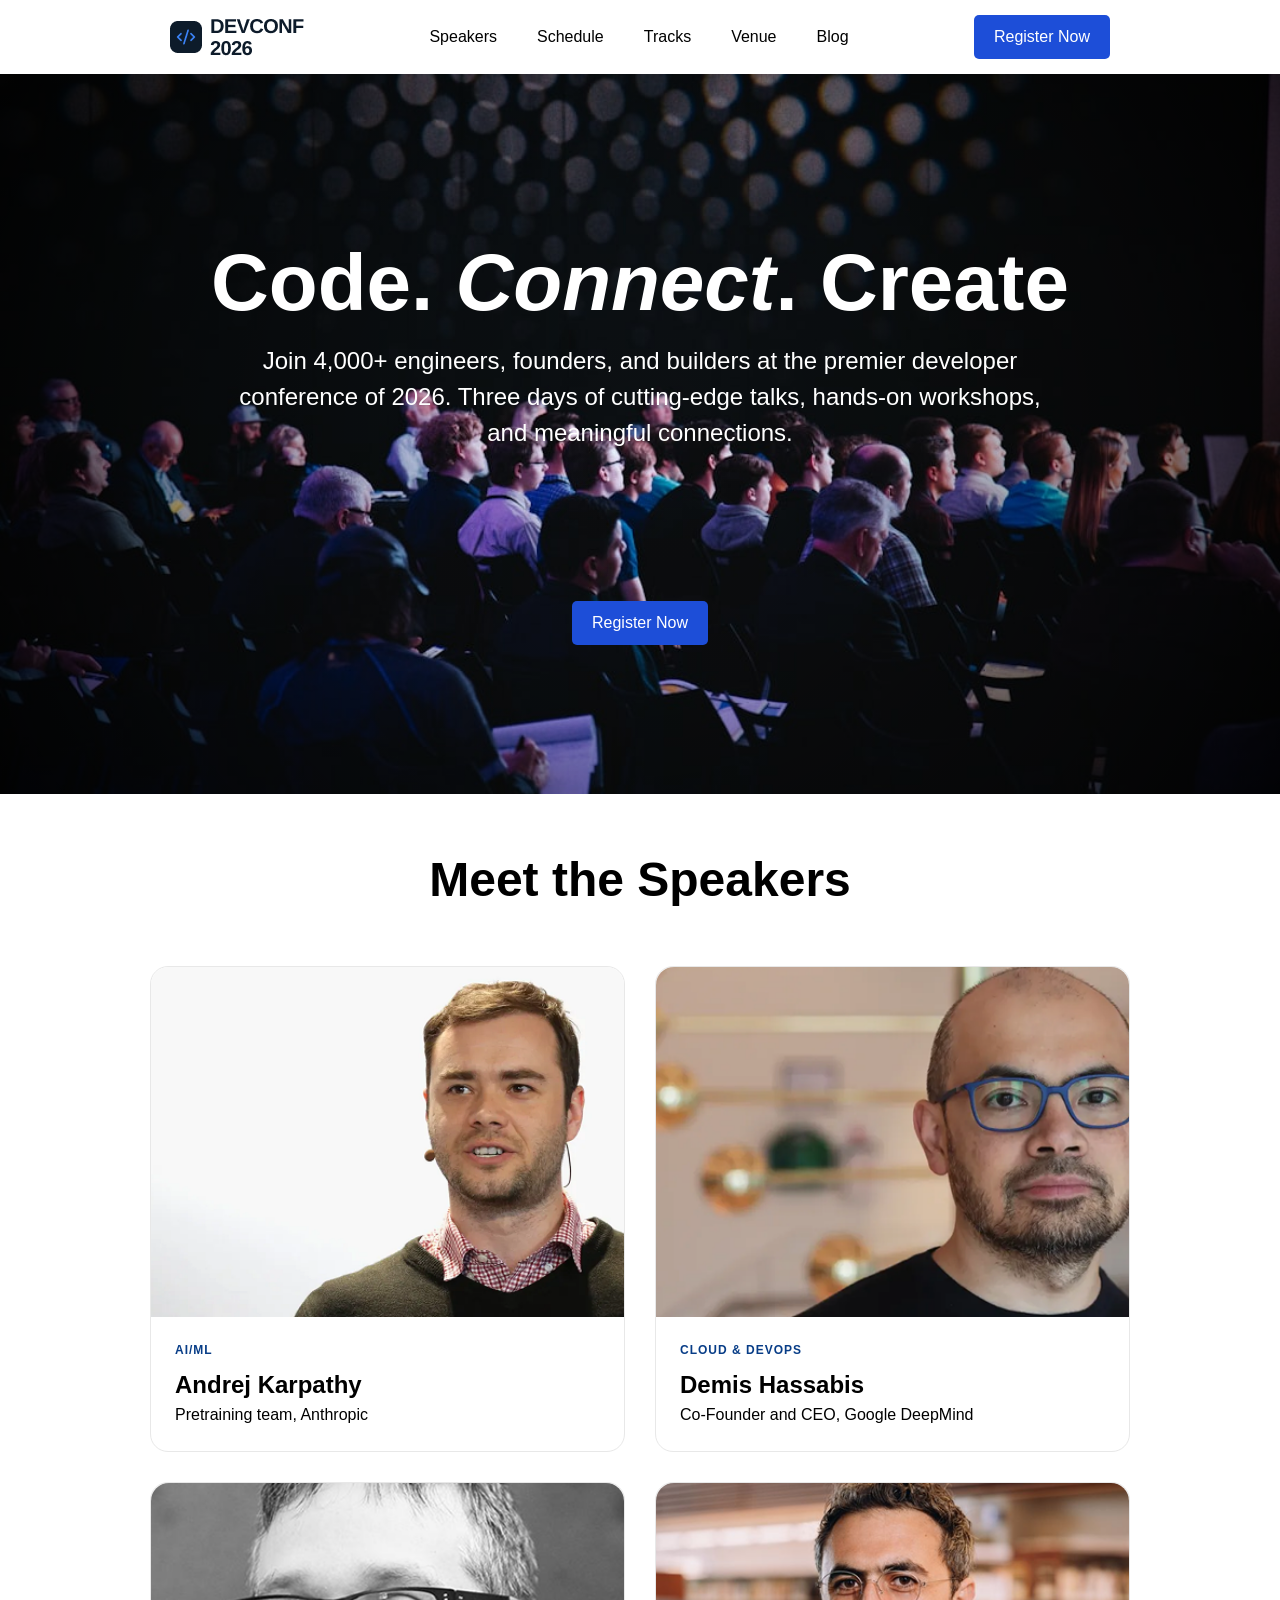
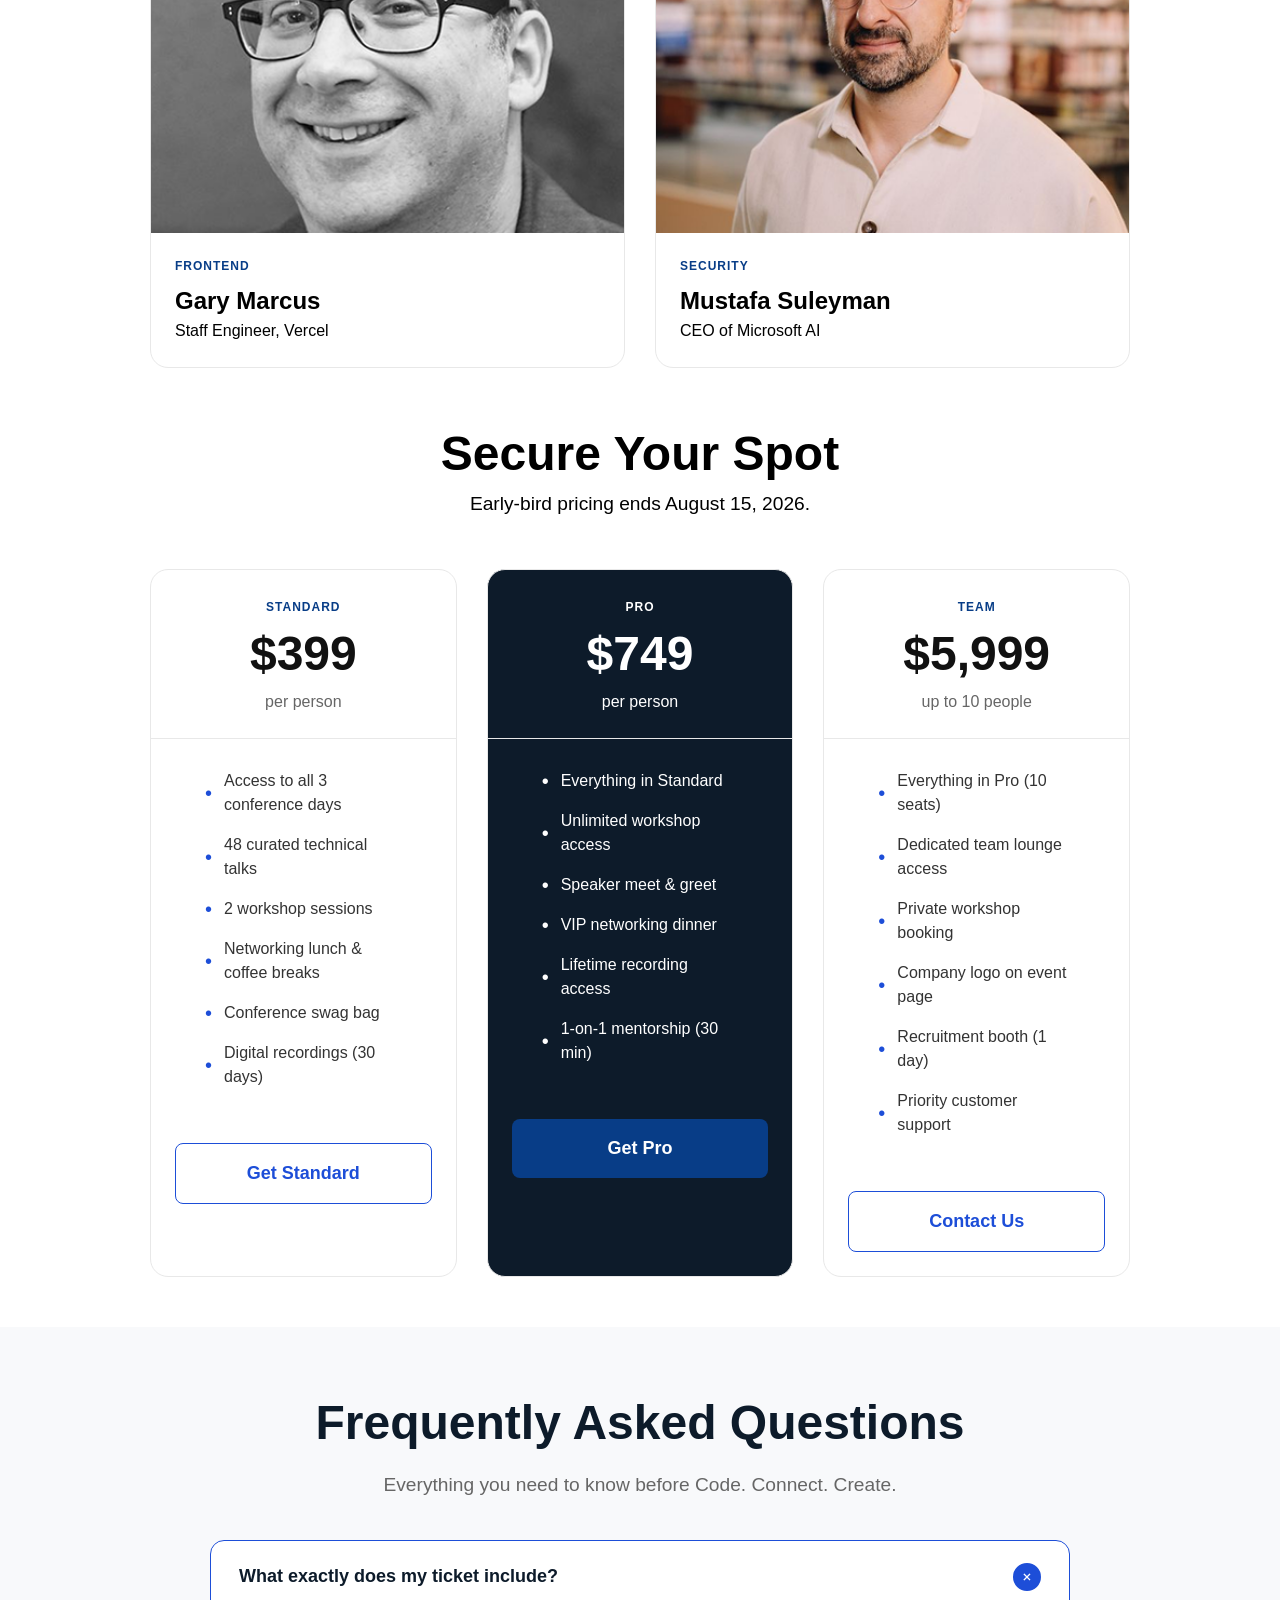
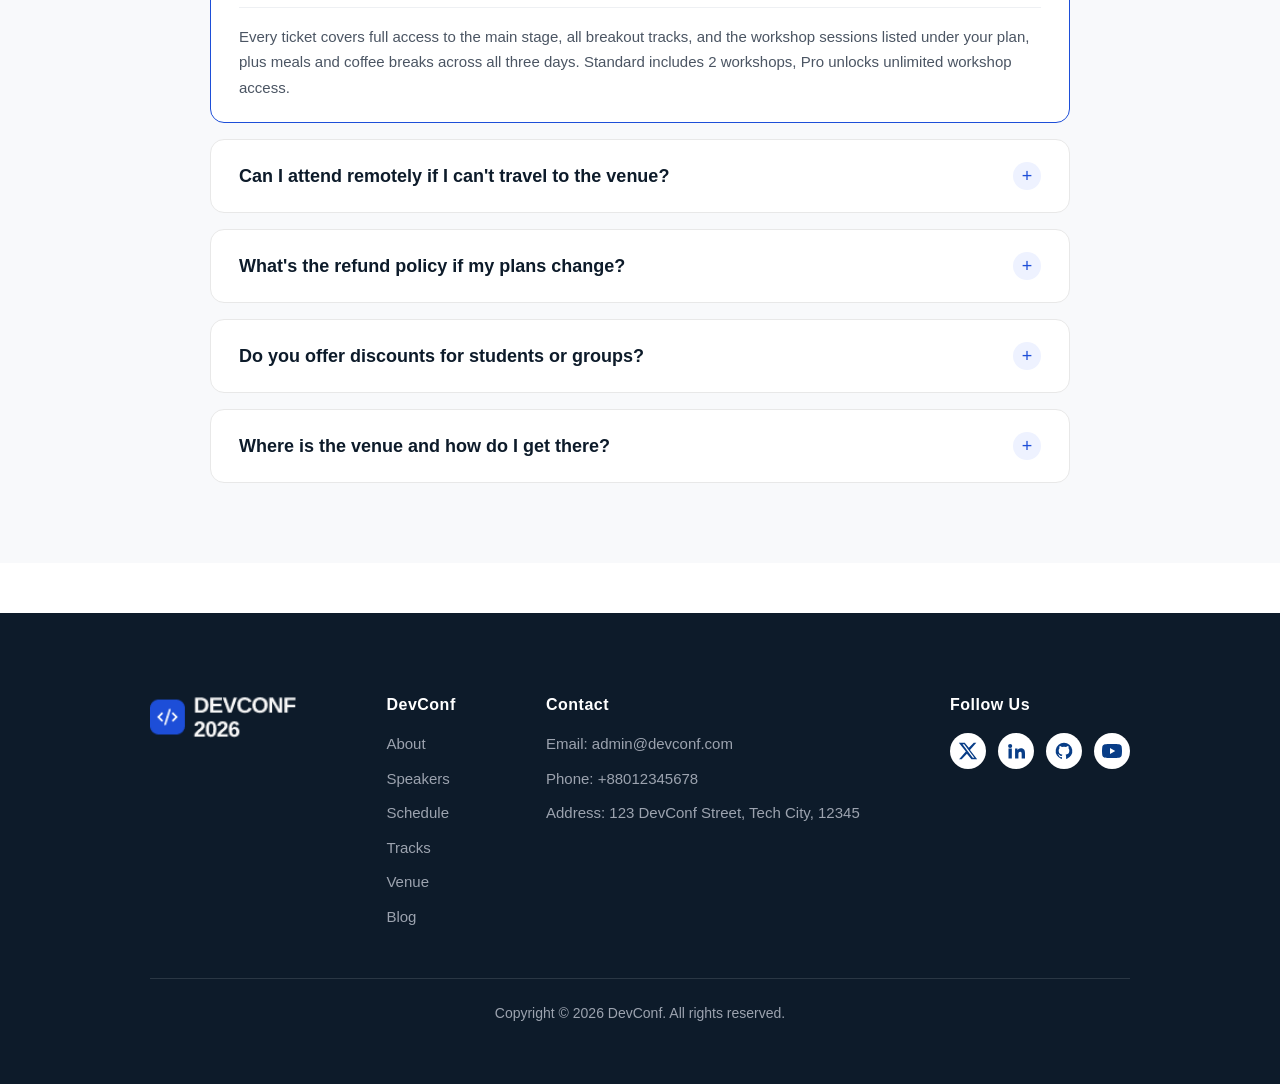
<file: index.html>
<!DOCTYPE html>
<html lang="en">

<head>
    <meta charset="UTF-8">
    <meta name="viewport" content="width=device-width, initial-scale=1.0">
    <title>DevConf 2026</title>
    <link rel="icon" type="image/png" href="./assets/logo-mini.png">
    <link rel="stylesheet" href="./style.css">
</head>

<body>
    <header>
        <div class="logo">
            <img src="./assets/logo.png" alt="DevConf 2026 Logo">
        </div>
        <nav>
            <ul>
                <li><a href="#">Speakers</a></li>
                <li><a href="#">Schedule</a></li>
                <li><a href="#">Tracks</a></li>
                <li><a href="#">Venue</a></li>
                <li><a href="#">Blog</a></li>
            </ul>
        </nav>
        <div class="register">
            <a href="#">Register Now</a>
        </div>
    </header>
    <main>
        <section class="hero">
            <div class="hero-top">
                <div class="title">Code. <em>Connect</em>. Create</div>
                <div class="subtitle">Join 4,000+ engineers, founders, and builders at the premier developer
                    <br>conference
                    of
                    2026. Three days of cutting-edge talks, hands-on workshops,<br> and meaningful connections.
                </div>
            </div>
            <div class="hero-bottom">
                <div class="register">
                    <a href="#">Register Now</a>
                </div>
            </div>
        </section>
        <section class="about">
            <div class="about-top">
                <div class="about-title">Meet the Speakers</div>
            </div>
            <div class="speakers-grid">
                <div class="speakers">
                    <img src="./assets/andrej.png" alt="andrej.png" />
                    <div class="details">
                        <h3 class="track">AI/ML</h3>
                        <h2 class="name">Andrej Karpathy</h2>
                        <p class="company">Pretraining team, Anthropic</p>
                    </div>
                </div>
                <div class="speakers">
                    <img src="./assets/demis.png" alt="demis.png" />
                    <div class="details">
                        <h3 class="track">CLOUD & DEVOPS</h3>
                        <h2 class="name">Demis Hassabis</h2>
                        <p class="company">Co-Founder and CEO, Google DeepMind</p>
                    </div>
                </div>
                <div class="speakers">
                    <img src="./assets/gary.png" alt="gary.png" />
                    <div class="details">
                        <h3 class="track">FRONTEND</h3>
                        <h2 class="name">Gary Marcus</h2>
                        <p class="company">Staff Engineer, Vercel</p>
                    </div>
                </div>
                <div class="speakers">
                    <img src="./assets/mustafa.png" alt="mustafa.png" />
                    <div class="details">
                        <h3 class="track">SECURITY</h3>
                        <h2 class="name">Mustafa Suleyman</h2>
                        <p class="company">CEO of Microsoft AI</p>
                    </div>
                </div>
            </div>
        </section>
        <section class="pricing">
            <h2 class="pricing-title">Secure Your Spot</h2>
            <p class="pricing-subtitle">Early-bird pricing ends August 15, 2026.</p>

            <div class="pricing-grid">
                <!-- Standard Pricing Card -->
                <div class="pricing-card">
                    <div class="pricing-header">
                        <span class="plan-name">STANDARD</span>
                        <div class="price">$399</div>
                        <span class="price-sub">per person</span>
                    </div>
                    <ul class="features-list">
                        <li>Access to all 3 conference days</li>
                        <li>48 curated technical talks</li>
                        <li>2 workshop sessions</li>
                        <li>Networking lunch & coffee breaks</li>
                        <li>Conference swag bag</li>
                        <li>Digital recordings (30 days)</li>
                    </ul>
                    <div class="pricing-action">
                        <a href="#" class="pricing-btn standard-btn">Get Standard</a>
                    </div>
                </div>

                <!-- Pro Pricing Card (Featured/Highlighted) -->
                <div class="pricing-card featured">
                    <div class="pricing-header">
                        <span class="plan-name">PRO</span>
                        <div class="price">$749</div>
                        <span class="price-sub">per person</span>
                    </div>
                    <ul class="features-list">
                        <li>Everything in Standard</li>
                        <li>Unlimited workshop access</li>
                        <li>Speaker meet & greet</li>
                        <li>VIP networking dinner</li>
                        <li>Lifetime recording access</li>
                        <li>1-on-1 mentorship (30 min)</li>
                    </ul>
                    <div class="pricing-action">
                        <a href="#" class="pricing-btn pro-btn">Get Pro</a>
                    </div>
                </div>

                <!-- Team Pricing Card -->
                <div class="pricing-card">
                    <div class="pricing-header">
                        <span class="plan-name">TEAM</span>
                        <div class="price">$5,999</div>
                        <span class="price-sub">up to 10 people</span>
                    </div>
                    <ul class="features-list">
                        <li>Everything in Pro (10 seats)</li>
                        <li>Dedicated team lounge access</li>
                        <li>Private workshop booking</li>
                        <li>Company logo on event page</li>
                        <li>Recruitment booth (1 day)</li>
                        <li>Priority customer support</li>
                    </ul>
                    <div class="pricing-action">
                        <a href="#" class="pricing-btn team-btn">Contact Us</a>
                    </div>
                </div>
            </div>
        </section>
        <section class="faq">
            <h2 class="faq-title">Frequently Asked Questions</h2>
            <p class="faq-subtitle">Everything you need to know before Code. Connect. Create.</p>
            <div class="faq-list">
                <details class="faq-item" name="faq-group" open>
                    <summary>What exactly does my ticket include?<span class="faq-icon">+</span></summary>
                    <p class="faq-answer">Every ticket covers full access to the main stage, all breakout tracks, and
                        the workshop sessions listed under your plan, plus meals and coffee breaks across all three
                        days. Standard includes 2 workshops, Pro unlocks unlimited workshop access.</p>
                </details>
                <details class="faq-item" name="faq-group">
                    <summary>Can I attend remotely if I can't travel to the venue?<span class="faq-icon">+</span>
                    </summary>
                    <p class="faq-answer">DevConf 2026 is an in-person-first event designed around hallway conversations
                        and live workshops, so we don't offer a livestream this year. Every Pro and Team ticket does
                        include recordings so you can catch any session you miss.</p>
                </details>
                <details class="faq-item" name="faq-group">
                    <summary>What's the refund policy if my plans change?<span class="faq-icon">+</span></summary>
                    <p class="faq-answer">Cancel up to 30 days before the event for a full refund, or transfer your
                        ticket to a colleague at any time for free. Inside the 30-day window, tickets can still be
                        transferred but are no longer refundable.</p>
                </details>
                <details class="faq-item" name="faq-group">
                    <summary>Do you offer discounts for students or groups?<span class="faq-icon">+</span></summary>
                    <p class="faq-answer">Students get 50% off the Standard plan with a valid .edu email or student ID.
                        Bringing more than 10 people? The Team plan already bundles 10 seats, and we'll happily quote a
                        custom rate for larger squads.</p>
                </details>
                <details class="faq-item" name="faq-group">
                    <summary>Where is the venue and how do I get there?<span class="faq-icon">+</span></summary>
                    <p class="faq-answer">DevConf 2026 takes place at Tech City Convention Center, a 15-minute shuttle
                        ride from the airport. Shuttle pickup times and a full venue map are emailed to every attendee
                        one week before the event.</p>
                </details>
            </div>
        </section>
    </main>
    <footer>
        <div class="footer-top">
            <div class="footer-left">
                <img src="./assets/footer-logo.png" alt="DevConf 2026 Logo">
            </div>
            <div class="footer-col">
                <h3>DevConf</h3>
                <ul>
                    <li>About</li>
                    <li>Speakers</li>
                    <li>Schedule</li>
                    <li>Tracks</li>
                    <li>Venue</li>
                    <li>Blog</li>
                </ul>
            </div>
            <div class="footer-col">
                <h3>Contact</h3>
                <ul>
                    <li>Email: admin@devconf.com</li>
                    <li>Phone: +88012345678</li>
                    <li>Address: 123 DevConf Street, Tech City, 12345</li>
                </ul>
            </div>
            <div class="footer-col">
                <h3>Follow Us</h3>
                <div class="social-icons">
                    <a href="#" class="social-icon" aria-label="Twitter">
                        <svg xmlns="http://www.w3.org/2000/svg" viewBox="0 0 24 24" width="20" height="20"
                            fill="currentColor">
                            <path
                                d="M18.9 2H22l-7.6 8.7L23 22h-6.9l-5.4-6.6L4.4 22H1.3l8.1-9.3L1 2h7.1l4.9 6.1L18.9 2Zm-1.2 18h1.9L7.4 4h-2l12.3 16Z" />
                        </svg>
                    </a>
                    <a href="#" class="social-icon" aria-label="LinkedIn">
                        <svg xmlns="http://www.w3.org/2000/svg" viewBox="0 0 24 24" width="20" height="20"
                            fill="currentColor">
                            <path
                                d="M4.98 3.5a2.5 2.5 0 1 1 0 5 2.5 2.5 0 0 1 0-5ZM3 9h4v12H3V9Zm7 0h3.8v1.7h.1c.5-1 1.9-2.1 3.9-2.1 4.2 0 5 2.8 5 6.4V21h-4v-5.3c0-1.3 0-2.9-1.8-2.9-1.8 0-2.1 1.4-2.1 2.8V21h-4V9Z" />
                        </svg>
                    </a>
                    <a href="#" class="social-icon" aria-label="GitHub">
                        <svg xmlns="http://www.w3.org/2000/svg" viewBox="0 0 24 24" width="20" height="20"
                            fill="currentColor">
                            <path
                                d="M12 2a10 10 0 0 0-3.16 19.49c.5.09.68-.22.68-.48v-1.7c-2.78.6-3.37-1.34-3.37-1.34-.46-1.16-1.11-1.47-1.11-1.47-.91-.62.07-.6.07-.6 1 .07 1.53 1.03 1.53 1.03.89 1.52 2.34 1.08 2.91.83.09-.65.35-1.08.63-1.33-2.22-.25-4.56-1.11-4.56-4.94 0-1.09.39-1.98 1.03-2.68-.1-.25-.45-1.27.1-2.65 0 0 .84-.27 2.75 1.02a9.55 9.55 0 0 1 5 0c1.91-1.29 2.75-1.02 2.75-1.02.55 1.38.2 2.4.1 2.65.64.7 1.03 1.59 1.03 2.68 0 3.84-2.34 4.68-4.57 4.93.36.31.68.92.68 1.85V21c0 .27.18.58.69.48A10 10 0 0 0 12 2Z" />
                        </svg>
                    </a>
                    <a href="#" class="social-icon" aria-label="YouTube">
                        <svg xmlns="http://www.w3.org/2000/svg" viewBox="0 0 24 24" width="20" height="20"
                            fill="currentColor">
                            <path
                                d="M23.5 6.2a3 3 0 0 0-2.1-2.1C19.5 3.5 12 3.5 12 3.5s-7.5 0-9.4.6A3 3 0 0 0 .5 6.2 31 31 0 0 0 0 12a31 31 0 0 0 .5 5.8 3 3 0 0 0 2.1 2.1c1.9.6 9.4.6 9.4.6s7.5 0 9.4-.6a3 3 0 0 0 2.1-2.1A31 31 0 0 0 24 12a31 31 0 0 0-.5-5.8ZM9.6 15.6V8.4l6.3 3.6-6.3 3.6Z" />
                        </svg>
                    </a>
                </div>
            </div>
        </div>
        <div class="footer-bottom">
            <p>Copyright © 2026 DevConf. All rights reserved.</p>
        </div>
    </footer>
</body>

</html>
</file>
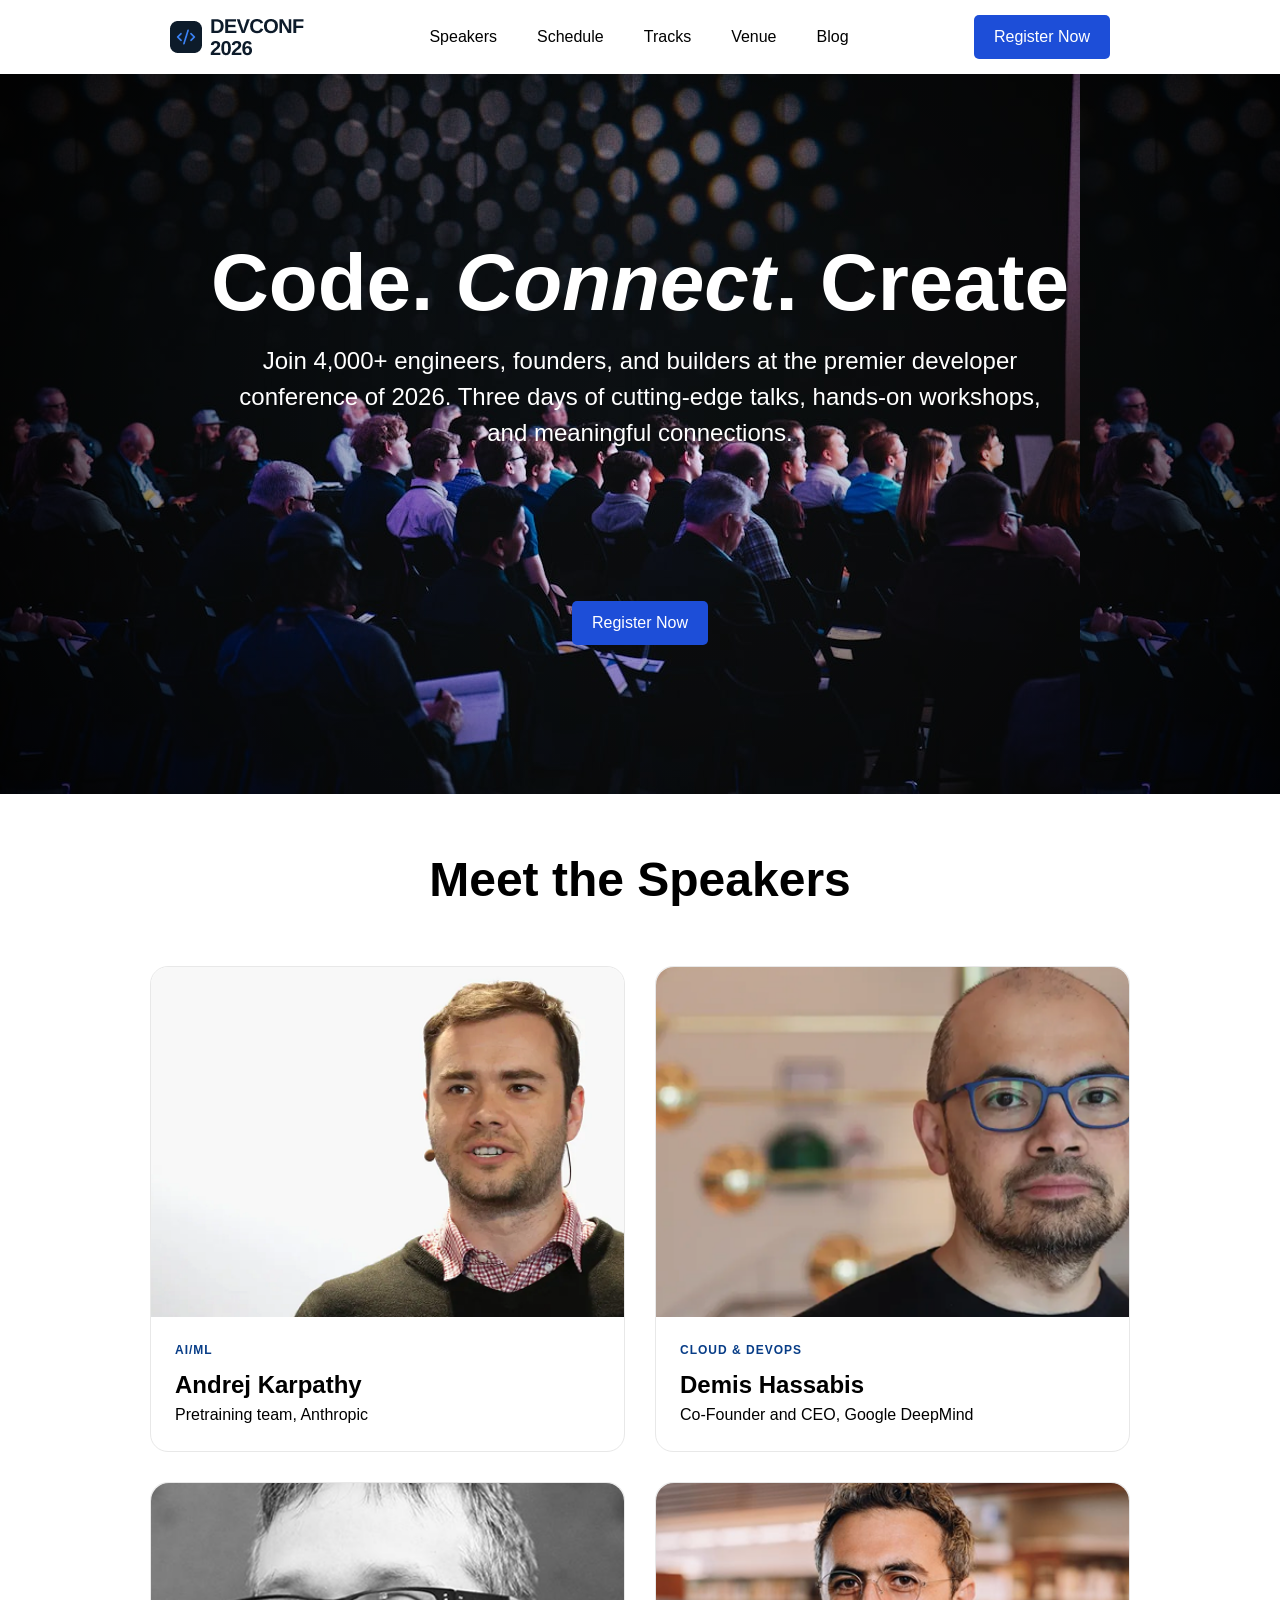
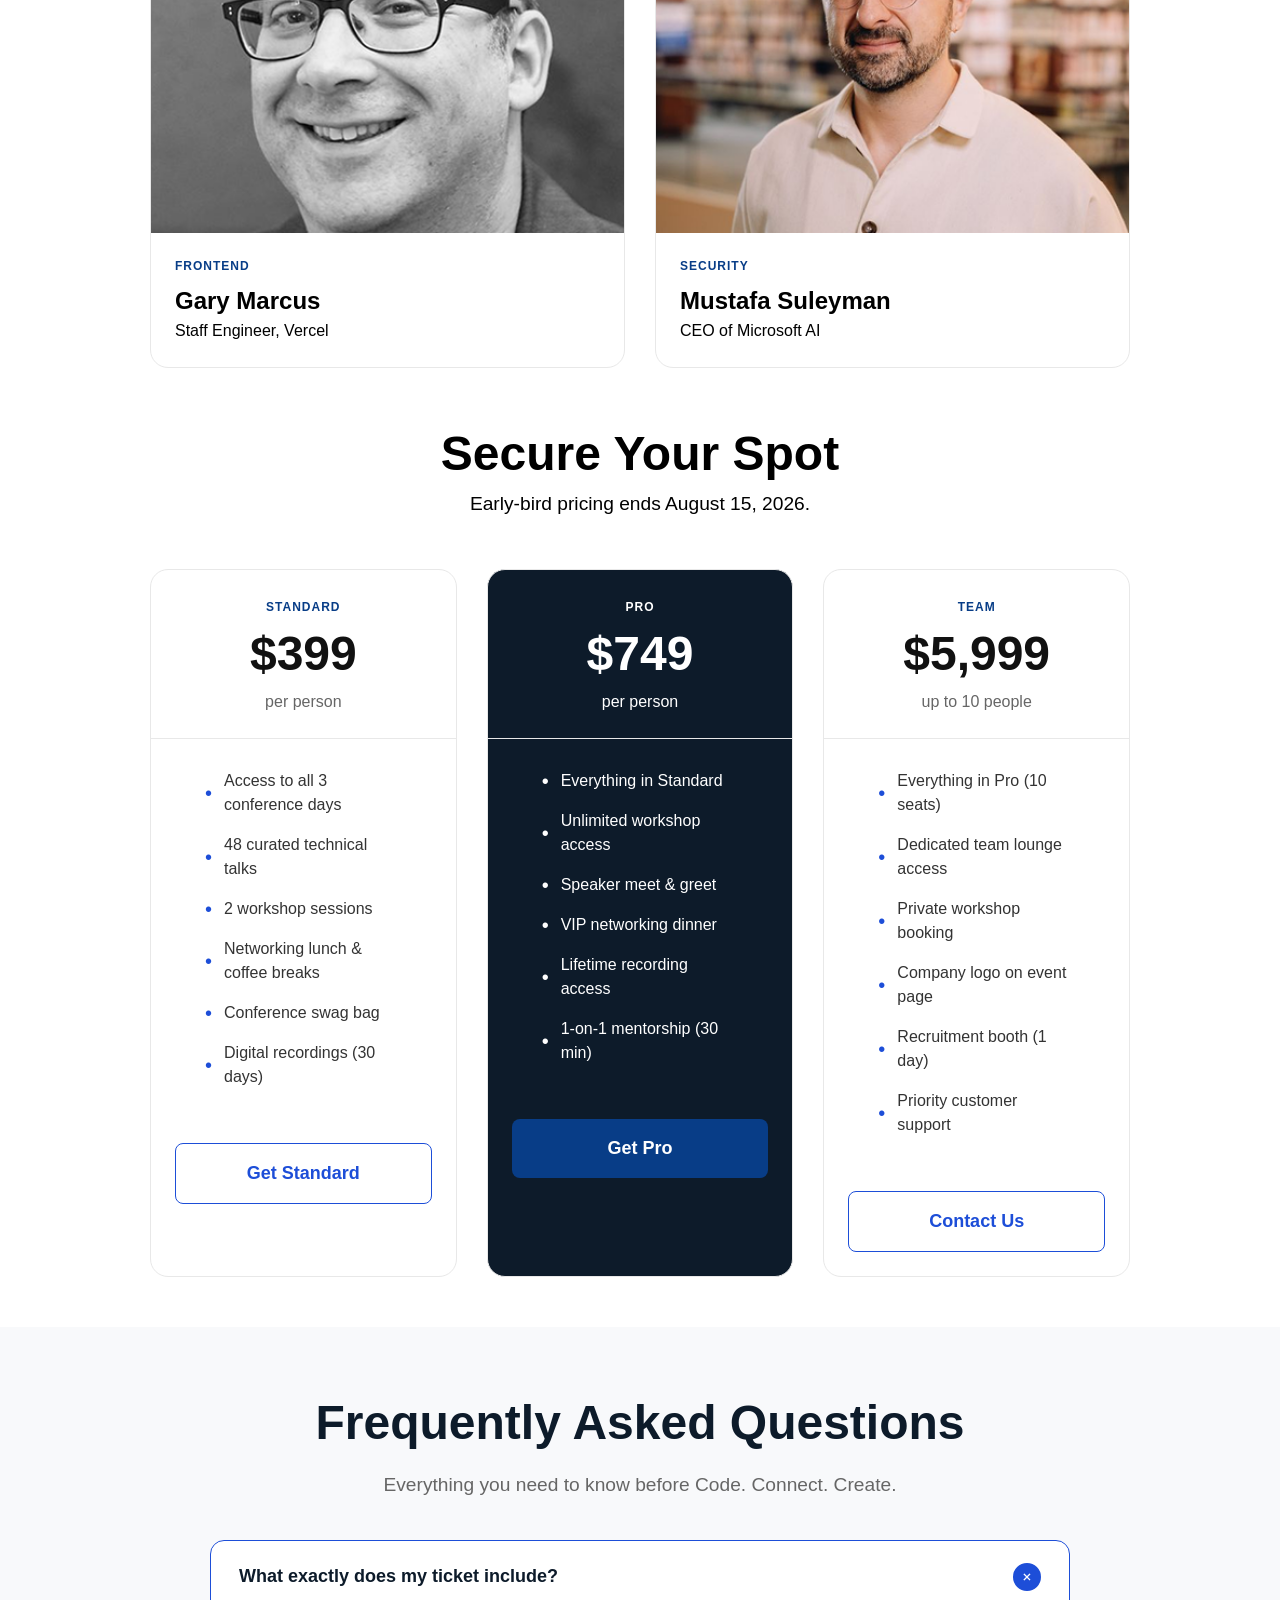
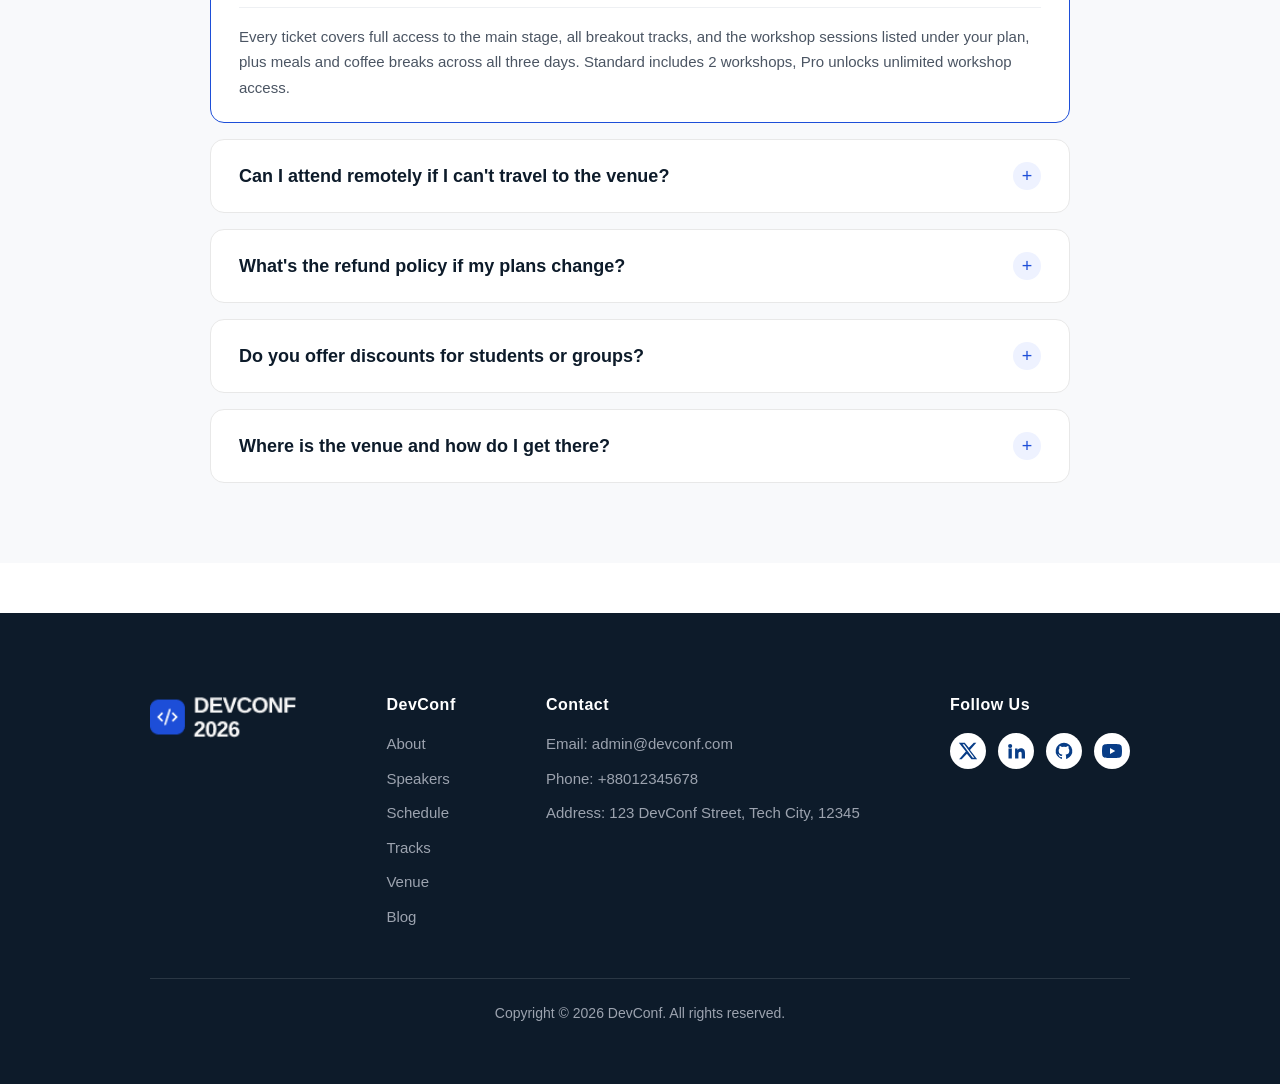
<file: Project/index.html>
<!DOCTYPE html>
<html lang="en">

<head>
    <meta charset="UTF-8">
    <meta name="viewport" content="width=device-width, initial-scale=1.0">
    <title>DevConf 2026</title>
    <link rel="icon" type="image/png" href="./../assets/logo-mini.png">
    <link rel="stylesheet" href="style.css">
</head>

<body>
    <header>
        <div class="logo">
            <img src="./../assets/logo.png" alt="DevConf 2026 Logo">
        </div>
        <nav>
            <ul>
                <li><a href="#">Speakers</a></li>
                <li><a href="#">Schedule</a></li>
                <li><a href="#">Tracks</a></li>
                <li><a href="#">Venue</a></li>
                <li><a href="#">Blog</a></li>
            </ul>
        </nav>
        <div class="register">
            <a href="#">Register Now</a>
        </div>
    </header>
    <main>
        <section class="hero">
            <div class="hero-top">
                <div class="title">Code. <em>Connect</em>. Create</div>
                <div class="subtitle">Join 4,000+ engineers, founders, and builders at the premier developer
                    <br>conference
                    of
                    2026. Three days of cutting-edge talks, hands-on workshops,<br> and meaningful connections.
                </div>
            </div>
            <div class="hero-bottom">
                <div class="register">
                    <a href="#">Register Now</a>
                </div>
            </div>
        </section>
        <section class="about">
            <div class="about-top">
                <div class="about-title">Meet the Speakers</div>
            </div>
            <div class="speakers-grid">
                <div class="speakers">
                    <img src="./../assets/andrej.png" alt="andrej.png" />
                    <div class="details">
                        <h3 class="track">AI/ML</h3>
                        <h2 class="name">Andrej Karpathy</h2>
                        <p class="company">Pretraining team, Anthropic</p>
                    </div>
                </div>
                <div class="speakers">
                    <img src="./../assets/demis.png" alt="demis.png" />
                    <div class="details">
                        <h3 class="track">CLOUD & DEVOPS</h3>
                        <h2 class="name">Demis Hassabis</h2>
                        <p class="company">Co-Founder and CEO, Google DeepMind</p>
                    </div>
                </div>
                <div class="speakers">
                    <img src="./../assets/gary.png" alt="gary.png" />
                    <div class="details">
                        <h3 class="track">FRONTEND</h3>
                        <h2 class="name">Gary Marcus</h2>
                        <p class="company">Staff Engineer, Vercel</p>
                    </div>
                </div>
                <div class="speakers">
                    <img src="./../assets/mustafa.png" alt="mustafa.png" />
                    <div class="details">
                        <h3 class="track">SECURITY</h3>
                        <h2 class="name">Mustafa Suleyman</h2>
                        <p class="company">CEO of Microsoft AI</p>
                    </div>
                </div>
            </div>
        </section>
        <section class="pricing">
            <h2 class="pricing-title">Secure Your Spot</h2>
            <p class="pricing-subtitle">Early-bird pricing ends August 15, 2026.</p>

            <div class="pricing-grid">
                <!-- Standard Pricing Card -->
                <div class="pricing-card">
                    <div class="pricing-header">
                        <span class="plan-name">STANDARD</span>
                        <div class="price">$399</div>
                        <span class="price-sub">per person</span>
                    </div>
                    <ul class="features-list">
                        <li>Access to all 3 conference days</li>
                        <li>48 curated technical talks</li>
                        <li>2 workshop sessions</li>
                        <li>Networking lunch & coffee breaks</li>
                        <li>Conference swag bag</li>
                        <li>Digital recordings (30 days)</li>
                    </ul>
                    <div class="pricing-action">
                        <a href="#" class="pricing-btn standard-btn">Get Standard</a>
                    </div>
                </div>

                <!-- Pro Pricing Card (Featured/Highlighted) -->
                <div class="pricing-card featured">
                    <div class="pricing-header">
                        <span class="plan-name">PRO</span>
                        <div class="price">$749</div>
                        <span class="price-sub">per person</span>
                    </div>
                    <ul class="features-list">
                        <li>Everything in Standard</li>
                        <li>Unlimited workshop access</li>
                        <li>Speaker meet & greet</li>
                        <li>VIP networking dinner</li>
                        <li>Lifetime recording access</li>
                        <li>1-on-1 mentorship (30 min)</li>
                    </ul>
                    <div class="pricing-action">
                        <a href="#" class="pricing-btn pro-btn">Get Pro</a>
                    </div>
                </div>

                <!-- Team Pricing Card -->
                <div class="pricing-card">
                    <div class="pricing-header">
                        <span class="plan-name">TEAM</span>
                        <div class="price">$5,999</div>
                        <span class="price-sub">up to 10 people</span>
                    </div>
                    <ul class="features-list">
                        <li>Everything in Pro (10 seats)</li>
                        <li>Dedicated team lounge access</li>
                        <li>Private workshop booking</li>
                        <li>Company logo on event page</li>
                        <li>Recruitment booth (1 day)</li>
                        <li>Priority customer support</li>
                    </ul>
                    <div class="pricing-action">
                        <a href="#" class="pricing-btn team-btn">Contact Us</a>
                    </div>
                </div>
            </div>
        </section>
        <section class="faq">
            <h2 class="faq-title">Frequently Asked Questions</h2>
            <p class="faq-subtitle">Everything you need to know before Code. Connect. Create.</p>
            <div class="faq-list">
                <details class="faq-item" name="faq-group" open>
                    <summary>What exactly does my ticket include?<span class="faq-icon">+</span></summary>
                    <p class="faq-answer">Every ticket covers full access to the main stage, all breakout tracks, and the workshop sessions listed under your plan, plus meals and coffee breaks across all three days. Standard includes 2 workshops, Pro unlocks unlimited workshop access.</p>
                </details>
                <details class="faq-item" name="faq-group">
                    <summary>Can I attend remotely if I can't travel to the venue?<span class="faq-icon">+</span></summary>
                    <p class="faq-answer">DevConf 2026 is an in-person-first event designed around hallway conversations and live workshops, so we don't offer a livestream this year. Every Pro and Team ticket does include recordings so you can catch any session you miss.</p>
                </details>
                <details class="faq-item" name="faq-group">
                    <summary>What's the refund policy if my plans change?<span class="faq-icon">+</span></summary>
                    <p class="faq-answer">Cancel up to 30 days before the event for a full refund, or transfer your ticket to a colleague at any time for free. Inside the 30-day window, tickets can still be transferred but are no longer refundable.</p>
                </details>
                <details class="faq-item" name="faq-group">
                    <summary>Do you offer discounts for students or groups?<span class="faq-icon">+</span></summary>
                    <p class="faq-answer">Students get 50% off the Standard plan with a valid .edu email or student ID. Bringing more than 10 people? The Team plan already bundles 10 seats, and we'll happily quote a custom rate for larger squads.</p>
                </details>
                <details class="faq-item" name="faq-group">
                    <summary>Where is the venue and how do I get there?<span class="faq-icon">+</span></summary>
                    <p class="faq-answer">DevConf 2026 takes place at Tech City Convention Center, a 15-minute shuttle ride from the airport. Shuttle pickup times and a full venue map are emailed to every attendee one week before the event.</p>
                </details>
            </div>
        </section>
    </main>
    <footer>
        <div class="footer-top">
            <div class="footer-left">
                <img src="./../assets/footer-logo.png" alt="DevConf 2026 Logo">
            </div>
            <div class="footer-col">
                <h3>DevConf</h3>
                <ul>
                    <li>About</li>
                    <li>Speakers</li>
                    <li>Schedule</li>
                    <li>Tracks</li>
                    <li>Venue</li>
                    <li>Blog</li>
                </ul>
            </div>
            <div class="footer-col">
                <h3>Contact</h3>
                <ul>
                    <li>Email: admin@devconf.com</li>
                    <li>Phone: +88012345678</li>
                    <li>Address: 123 DevConf Street, Tech City, 12345</li>
                </ul>
            </div>
            <div class="footer-col">
                <h3>Follow Us</h3>
                <div class="social-icons">
                    <a href="#" class="social-icon" aria-label="Twitter">
                        <svg xmlns="http://www.w3.org/2000/svg" viewBox="0 0 24 24" width="20" height="20"
                            fill="currentColor">
                            <path
                                d="M18.9 2H22l-7.6 8.7L23 22h-6.9l-5.4-6.6L4.4 22H1.3l8.1-9.3L1 2h7.1l4.9 6.1L18.9 2Zm-1.2 18h1.9L7.4 4h-2l12.3 16Z" />
                        </svg>
                    </a>
                    <a href="#" class="social-icon" aria-label="LinkedIn">
                        <svg xmlns="http://www.w3.org/2000/svg" viewBox="0 0 24 24" width="20" height="20"
                            fill="currentColor">
                            <path
                                d="M4.98 3.5a2.5 2.5 0 1 1 0 5 2.5 2.5 0 0 1 0-5ZM3 9h4v12H3V9Zm7 0h3.8v1.7h.1c.5-1 1.9-2.1 3.9-2.1 4.2 0 5 2.8 5 6.4V21h-4v-5.3c0-1.3 0-2.9-1.8-2.9-1.8 0-2.1 1.4-2.1 2.8V21h-4V9Z" />
                        </svg>
                    </a>
                    <a href="#" class="social-icon" aria-label="GitHub">
                        <svg xmlns="http://www.w3.org/2000/svg" viewBox="0 0 24 24" width="20" height="20"
                            fill="currentColor">
                            <path
                                d="M12 2a10 10 0 0 0-3.16 19.49c.5.09.68-.22.68-.48v-1.7c-2.78.6-3.37-1.34-3.37-1.34-.46-1.16-1.11-1.47-1.11-1.47-.91-.62.07-.6.07-.6 1 .07 1.53 1.03 1.53 1.03.89 1.52 2.34 1.08 2.91.83.09-.65.35-1.08.63-1.33-2.22-.25-4.56-1.11-4.56-4.94 0-1.09.39-1.98 1.03-2.68-.1-.25-.45-1.27.1-2.65 0 0 .84-.27 2.75 1.02a9.55 9.55 0 0 1 5 0c1.91-1.29 2.75-1.02 2.75-1.02.55 1.38.2 2.4.1 2.65.64.7 1.03 1.59 1.03 2.68 0 3.84-2.34 4.68-4.57 4.93.36.31.68.92.68 1.85V21c0 .27.18.58.69.48A10 10 0 0 0 12 2Z" />
                        </svg>
                    </a>
                    <a href="#" class="social-icon" aria-label="YouTube">
                        <svg xmlns="http://www.w3.org/2000/svg" viewBox="0 0 24 24" width="20" height="20"
                            fill="currentColor">
                            <path
                                d="M23.5 6.2a3 3 0 0 0-2.1-2.1C19.5 3.5 12 3.5 12 3.5s-7.5 0-9.4.6A3 3 0 0 0 .5 6.2 31 31 0 0 0 0 12a31 31 0 0 0 .5 5.8 3 3 0 0 0 2.1 2.1c1.9.6 9.4.6 9.4.6s7.5 0 9.4-.6a3 3 0 0 0 2.1-2.1A31 31 0 0 0 24 12a31 31 0 0 0-.5-5.8ZM9.6 15.6V8.4l6.3 3.6-6.3 3.6Z" />
                        </svg>
                    </a>
                </div>
            </div>
        </div>
        <div class="footer-bottom">
            <p>Copyright © 2026 DevConf. All rights reserved.</p>
        </div>
    </footer>
</body>

</html>
</file>
<file: style.css>
/* Universal CSS Reset to normalize browser defaults */
* {
    margin: 0;
    padding: 0;
    box-sizing: border-box;
}

/* Core body defaults */
body {
    line-height: 1.5;
    font-family: sans-serif;
    -webkit-font-smoothing: antialiased;
}

/* Remove default list styles */
ul,
ol {
    list-style: none;
}

/* Remove default link text decoration and inherit color */
a {
    text-decoration: none;
    color: inherit;
}

/* Make images fluid and remove default inline spacing */
img,
picture,
svg {
    max-width: 100%;
    display: block;
}

/* Inherit fonts for form inputs and buttons */
input,
button,
textarea,
select {
    font: inherit;
}

header {
    display: flex;
    justify-content: space-between;
    align-items: center;
    padding: 15px 20px;
    margin: 0px 150px;
}


nav ul {
    display: flex;
    gap: 40px;
}

.register {
    color: white;
    background-color: #1D4ED8;
    text-align: center;
    padding: 10px 20px;
    border-radius: 5px;
}

.hero {
    display: flex;
    flex-direction: column;
    justify-content: space-evenly;
    align-items: center;
    text-align: center;

    height: 80vh;

    background:
        radial-gradient(circle,
            rgba(0, 0, 0, 0) 0%,
            rgba(0, 0, 0, 0.15) 35%,
            rgba(0, 0, 0, 0.45) 70%,
            rgba(0, 0, 0, 0.85) 100%),
        url("./assets/banner.jpg");

    background-size: cover;
    background-position: center;
    background-repeat: no-repeat;
}

.title {
    font-size: 5rem;
    font-weight: 700;
    color: white;
}

.title em {
    font-style: italic;
    font-weight: 700;
}

.subtitle {
    font-size: 24px;
    font-weight: 400;
    color: white;
}

.about-top {
    display: flex;
    justify-content: center;
    margin: 50px 0;
}

.about-title {
    font-size: 3rem;
    font-weight: 700;
}

.speakers-grid {
    display: grid;
    grid-template-columns: repeat(2, 1fr);
    padding: 0 150px;
    gap: 30px;
}

.speakers {
    background: #fff;
    border: 1px solid #e8e8e8;
    border-radius: 18px;
}

.speakers img {
    width: 100%;
    height: 350px;
    object-fit: cover;
    border-radius: 18px 18px 0 0;
}

.details {
    padding: 24px;
}

.track {
    font-size: 12px;
    font-weight: 700;
    letter-spacing: 1px;
    color: #083d87;
    margin-bottom: 8px;
}

/* Pricing Section */
.pricing-title {
    margin-top: 50px;
    text-align: center;
    font-size: 3rem;
    font-weight: 700;
}

.pricing-subtitle {
    text-align: center;
    font-size: 1.2rem;
    font-weight: 400;
}

.pricing-card {
    margin-top: 50px;
    background: #fff;
    border: 1px solid #e8e8e8;
    border-radius: 18px;
}

.pricing-grid {
    display: grid;
    grid-template-columns: repeat(3, 1fr);
    padding: 0 150px;
    gap: 30px;
}

.pricing-header {
    text-align: center;
    padding: 24px;
    border-bottom: 1px solid #e8e8e8;
}

.plan-name {
    font-size: 12px;
    font-weight: 700;
    letter-spacing: 1px;
    color: #083d87;
    margin-bottom: 8px;
}

.price {
    font-size: 48px;
    font-weight: 700;
    color: #111;
}

.price-sub {
    font-size: 16px;
    color: #666;
}

.features-list {
    list-style: none;
    padding: 0 24px;
    margin: 30px;
}

.features-list li {
    display: flex;
    align-items: center;
    gap: 12px;
    margin-bottom: 16px;
    font-size: 16px;
    color: #333;
}

.features-list li::before {
    content: "\2022";
    font-size: 20px;
    line-height: 1;
    color: #1D4ED8;
}

.featured .features-list li::before {
    color: white;
}

.pricing-action {
    padding: 24px;
    text-align: center;
}

.pricing-btn {
    display: inline-block;
    width: 100%;
    padding: 16px;
    border-radius: 8px;
    font-size: 18px;
    font-weight: 600;
    text-align: center;
    transition: all 0.3s ease;
}

.standard-btn,
.team-btn {
    background-color: white;
    color: #1D4ED8;
    border: 1px solid #1D4ED8;
}

.pro-btn {
    background-color: #083d87;
    color: white;
}

.featured {
    background-color: #0D1B2A;
}

.featured h2,
.featured .plan-name,
.featured .price,
.featured .price-sub,
.featured .features-list,
.featured .features-list li {
    color: white;
}

/* FAQ Section */
.faq {
    margin-top: 50px;
    padding: 60px 150px 80px;
    background-color: #f8f9fb;
    text-align: center;
}

.faq-title {
    font-size: 3rem;
    font-weight: 700;
    color: #0D1B2A;
}

.faq-subtitle {
    margin-top: 12px;
    font-size: 1.2rem;
    color: #666;
}

.faq-list {
    max-width: 860px;
    margin: 40px auto 0;
    display: flex;
    flex-direction: column;
    gap: 16px;
    text-align: left;
}

.faq-item {
    background: #fff;
    border: 1px solid #e8e8e8;
    border-radius: 14px;
    padding: 22px 28px;
    transition: border-color 0.3s ease;
}

.faq-item[open] {
    border-color: #1D4ED8;
}

.faq-item summary {
    display: flex;
    justify-content: space-between;
    align-items: center;
    gap: 20px;
    cursor: pointer;
    list-style: none;
    font-size: 18px;
    font-weight: 600;
    color: #0D1B2A;
}

.faq-item summary::-webkit-details-marker {
    display: none;
}

.faq-icon {
    flex: 0 0 auto;
    display: flex;
    align-items: center;
    justify-content: center;
    width: 28px;
    height: 28px;
    border-radius: 50%;
    background-color: #eef2ff;
    color: #1D4ED8;
    font-size: 18px;
    font-weight: 400;
    transition: transform 0.3s ease, background-color 0.3s ease, color 0.3s ease;
}

.faq-item[open] .faq-icon {
    background-color: #1D4ED8;
    color: #fff;
    transform: rotate(45deg);
}

.faq-answer {
    margin-top: 16px;
    padding-top: 16px;
    border-top: 1px solid #eef0f3;
    font-size: 15px;
    line-height: 1.7;
    color: #4b5563;
}

/* footer section */

footer,
.footer {
    background-color: #0D1B2A;
    padding: 80px 150px 60px 150px;
    color: #9ca3af;
    font-family: inherit;
    margin-top: 50px;
}

.footer-top {
    display: flex;
    justify-content: space-between;
    align-items: flex-start;
    flex-wrap: wrap;
    gap: 40px;
}

.footer-left img {
    height: 48px;
    width: auto;
    object-fit: contain;
}

.footer-col {
    display: flex;
    flex-direction: column;
    gap: 16px;
}

.footer-col h3 {
    color: #ffffff;
    font-size: 16px;
    font-weight: 600;
    letter-spacing: 0.5px;
    margin: 0;
}

.footer-col ul {
    display: flex;
    flex-direction: column;
    gap: 12px;
    padding: 0;
    margin: 0;
}

.footer-col ul li {
    font-size: 15px;
    color: #9ca3af;
}

.social-icons {
    display: flex;
    gap: 12px;
}

.social-icon {
    display: flex;
    align-items: center;
    justify-content: center;
    width: 36px;
    height: 36px;
    border-radius: 50%;
    background-color: #fff;
    color: #083d87;
    transition: background-color 0.3s ease, color 0.3s ease;
}

.social-icon:hover {
    background-color: #1D4ED8;
    color: #fff;
}

.footer-bottom {
    text-align: center;
    border-top: 1px solid rgba(255, 255, 255, 0.12);
    margin-top: 50px;
    padding-top: 24px;
}

.footer-bottom p {
    font-size: 14px;
    color: #9ca3af;
    margin: 0;
}
</file>
<file: Project/style.css>
/* Universal CSS Reset to normalize browser defaults */
* {
    margin: 0;
    padding: 0;
    box-sizing: border-box;
}

/* Core body defaults */
body {
    line-height: 1.5;
    font-family: sans-serif;
    -webkit-font-smoothing: antialiased;
}

/* Remove default list styles */
ul,
ol {
    list-style: none;
}

/* Remove default link text decoration and inherit color */
a {
    text-decoration: none;
    color: inherit;
}

/* Make images fluid and remove default inline spacing */
img,
picture,
svg {
    max-width: 100%;
    display: block;
}

/* Inherit fonts for form inputs and buttons */
input,
button,
textarea,
select {
    font: inherit;
}

header {
    display: flex;
    justify-content: space-between;
    align-items: center;
    padding: 15px 20px;
    margin: 0px 150px;
}


nav ul {
    display: flex;
    gap: 40px;
}

.register {
    color: white;
    background-color: #1D4ED8;
    text-align: center;
    padding: 10px 20px;
    border-radius: 5px;
}

.hero {
    display: flex;
    flex-direction: column;
    justify-content: center;
    align-items: center;
    background:
        radial-gradient(circle,
            rgba(0, 0, 0, 0) 0%,
            rgba(0, 0, 0, 0.15) 35%,
            rgba(0, 0, 0, 0.45) 70%,
            rgba(0, 0, 0, 0.85) 100%),
        url("./../assets/banner.jpg");
    text-align: center;
    height: 80vh;
    justify-content: space-evenly;

}

.title {
    font-size: 5rem;
    font-weight: 700;
    color: white;
}

.title em {
    font-style: italic;
    font-weight: 700;
}

.subtitle {
    font-size: 24px;
    font-weight: 400;
    color: white;
}

.about-top {
    display: flex;
    justify-content: center;
    margin: 50px 0;
}

.about-title {
    font-size: 3rem;
    font-weight: 700;
}

.speakers-grid {
    display: grid;
    grid-template-columns: repeat(2, 1fr);
    padding: 0 150px;
    gap: 30px;
}

.speakers {
    background: #fff;
    border: 1px solid #e8e8e8;
    border-radius: 18px;
}

.speakers img {
    width: 100%;
    height: 350px;
    object-fit: cover;
    border-radius: 18px 18px 0 0;
}

.details {
    padding: 24px;
}

.track {
    font-size: 12px;
    font-weight: 700;
    letter-spacing: 1px;
    color: #083d87;
    margin-bottom: 8px;
}

/* Pricing Section */
.pricing-title {
    margin-top: 50px;
    text-align: center;
    font-size: 3rem;
    font-weight: 700;
}

.pricing-subtitle {
    text-align: center;
    font-size: 1.2rem;
    font-weight: 400;
}

.pricing-card {
    margin-top: 50px;
    background: #fff;
    border: 1px solid #e8e8e8;
    border-radius: 18px;
}

.pricing-grid {
    display: grid;
    grid-template-columns: repeat(3, 1fr);
    padding: 0 150px;
    gap: 30px;
}

.pricing-header {
    text-align: center;
    padding: 24px;
    border-bottom: 1px solid #e8e8e8;
}

.plan-name {
    font-size: 12px;
    font-weight: 700;
    letter-spacing: 1px;
    color: #083d87;
    margin-bottom: 8px;
}

.price {
    font-size: 48px;
    font-weight: 700;
    color: #111;
}

.price-sub {
    font-size: 16px;
    color: #666;
}

.features-list {
    list-style: none;
    padding: 0 24px;
    margin: 30px;
}

.features-list li {
    display: flex;
    align-items: center;
    gap: 12px;
    margin-bottom: 16px;
    font-size: 16px;
    color: #333;
}

.features-list li::before {
    content: "\2022";
    font-size: 20px;
    line-height: 1;
    color: #1D4ED8;
}

.featured .features-list li::before {
    color: white;
}

.pricing-action {
    padding: 24px;
    text-align: center;
}

.pricing-btn {
    display: inline-block;
    width: 100%;
    padding: 16px;
    border-radius: 8px;
    font-size: 18px;
    font-weight: 600;
    text-align: center;
    transition: all 0.3s ease;
}

.standard-btn,
.team-btn {
    background-color: white;
    color: #1D4ED8;
    border: 1px solid #1D4ED8;
}

.pro-btn {
    background-color: #083d87;
    color: white;
}

.featured {
    background-color: #0D1B2A;
}

.featured h2,
.featured .plan-name,
.featured .price,
.featured .price-sub,
.featured .features-list,
.featured .features-list li {
    color: white;
}

/* FAQ Section */
.faq {
    margin-top: 50px;
    padding: 60px 150px 80px;
    background-color: #f8f9fb;
    text-align: center;
}

.faq-title {
    font-size: 3rem;
    font-weight: 700;
    color: #0D1B2A;
}

.faq-subtitle {
    margin-top: 12px;
    font-size: 1.2rem;
    color: #666;
}

.faq-list {
    max-width: 860px;
    margin: 40px auto 0;
    display: flex;
    flex-direction: column;
    gap: 16px;
    text-align: left;
}

.faq-item {
    background: #fff;
    border: 1px solid #e8e8e8;
    border-radius: 14px;
    padding: 22px 28px;
    transition: border-color 0.3s ease;
}

.faq-item[open] {
    border-color: #1D4ED8;
}

.faq-item summary {
    display: flex;
    justify-content: space-between;
    align-items: center;
    gap: 20px;
    cursor: pointer;
    list-style: none;
    font-size: 18px;
    font-weight: 600;
    color: #0D1B2A;
}

.faq-item summary::-webkit-details-marker {
    display: none;
}

.faq-icon {
    flex: 0 0 auto;
    display: flex;
    align-items: center;
    justify-content: center;
    width: 28px;
    height: 28px;
    border-radius: 50%;
    background-color: #eef2ff;
    color: #1D4ED8;
    font-size: 18px;
    font-weight: 400;
    transition: transform 0.3s ease, background-color 0.3s ease, color 0.3s ease;
}

.faq-item[open] .faq-icon {
    background-color: #1D4ED8;
    color: #fff;
    transform: rotate(45deg);
}

.faq-answer {
    margin-top: 16px;
    padding-top: 16px;
    border-top: 1px solid #eef0f3;
    font-size: 15px;
    line-height: 1.7;
    color: #4b5563;
}

/* footer section */

footer,
.footer {
    background-color: #0D1B2A;
    padding: 80px 150px 60px 150px;
    color: #9ca3af;
    font-family: inherit;
    margin-top: 50px;
}

.footer-top {
    display: flex;
    justify-content: space-between;
    align-items: flex-start;
    flex-wrap: wrap;
    gap: 40px;
}

.footer-left img {
    height: 48px;
    width: auto;
    object-fit: contain;
}

.footer-col {
    display: flex;
    flex-direction: column;
    gap: 16px;
}

.footer-col h3 {
    color: #ffffff;
    font-size: 16px;
    font-weight: 600;
    letter-spacing: 0.5px;
    margin: 0;
}

.footer-col ul {
    display: flex;
    flex-direction: column;
    gap: 12px;
    padding: 0;
    margin: 0;
}

.footer-col ul li {
    font-size: 15px;
    color: #9ca3af;
}

.social-icons {
    display: flex;
    gap: 12px;
}

.social-icon {
    display: flex;
    align-items: center;
    justify-content: center;
    width: 36px;
    height: 36px;
    border-radius: 50%;
    background-color: #fff;
    color: #083d87;
    transition: background-color 0.3s ease, color 0.3s ease;
}

.social-icon:hover {
    background-color: #1D4ED8;
    color: #fff;
}

.footer-bottom {
    text-align: center;
    border-top: 1px solid rgba(255, 255, 255, 0.12);
    margin-top: 50px;
    padding-top: 24px;
}

.footer-bottom p {
    font-size: 14px;
    color: #9ca3af;
    margin: 0;
}
</file>
